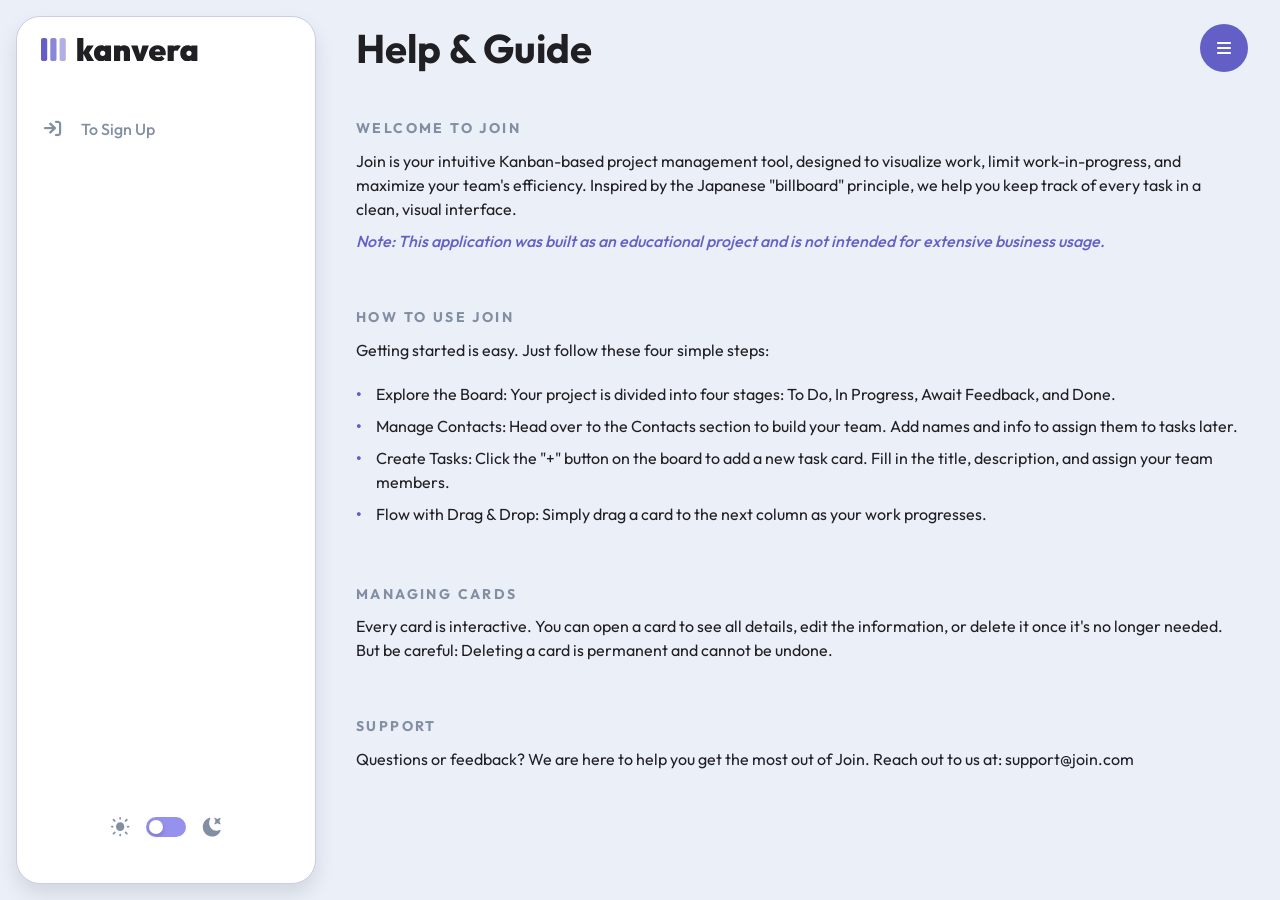
<file: help.html>
<!doctype html>
<html lang="en" translate="no">
  <head>
    <meta charset="UTF-8" />
    <meta name="viewport" content="width=device-width, initial-scale=1.0, viewport-fit=cover" />
    <link rel="icon" type="image/svg+xml" href="assets/favicon/favicon.svg" />
    <link rel="shortcut icon" href="assets/favicon/favicon.ico" />
    <link rel="icon" type="image/png" sizes="96x96" href="assets/favicon/favicon-96x96.png" />
    <title>Help & Guide</title>

    <link rel="stylesheet" href="./styles/main.css" />

    <script>
      (function () {
        let savedTheme = "light";
        try {
          savedTheme = localStorage.getItem("theme") || "light";
        } catch (error) {
          savedTheme = "light";
        }
        document.documentElement.setAttribute("data-theme", savedTheme);
      })();
    </script>
    <script type="module" src="./src/main.js"></script>
  </head>
  <body class="l-app" data-page="static">
    <aside class="l-sidebar" id="js-sidebar-anchor"></aside>
    <header class="l-header" id="js-header-anchor"></header>
    <main class="l-content" id="js-content-anchor">
      <div class="legal-wrapper">
        <div class="article-view l-content-spacer">
          <section class="article-view__section">
            <h2 class="article-view__label heading-s">Welcome to Join</h2>
            <div class="article-view__content">
              <p class="article-view__text">
                Join is your intuitive Kanban-based project management tool, designed to visualize work, limit work-in-progress, and maximize your team's
                efficiency. Inspired by the Japanese "billboard" principle, we help you keep track of every task in a clean, visual interface.
              </p>
              <p class="article-view__text article-view__text--highlight">
                Note: This application was built as an educational project and is not intended for extensive business usage.
              </p>
            </div>
          </section>

          <section class="article-view__section">
            <h2 class="article-view__label heading-s">How to use Join</h2>
            <div class="article-view__content">
              <p class="article-view__text">Getting started is easy. Just follow these four simple steps:</p>
              <ul class="article-view__list">
                <li>Explore the Board: Your project is divided into four stages: To Do, In Progress, Await Feedback, and Done.</li>
                <li>Manage Contacts: Head over to the Contacts section to build your team. Add names and info to assign them to tasks later.</li>
                <li>Create Tasks: Click the "+" button on the board to add a new task card. Fill in the title, description, and assign your team members.</li>
                <li>Flow with Drag & Drop: Simply drag a card to the next column as your work progresses.</li>
              </ul>
            </div>
          </section>

          <section class="article-view__section">
            <h2 class="article-view__label heading-s">Managing Cards</h2>
            <div class="article-view__content">
              <p class="article-view__text">
                Every card is interactive. You can open a card to see all details, edit the information, or delete it once it's no longer needed. But be
                careful: Deleting a card is permanent and cannot be undone.
              </p>
            </div>
          </section>

          <section class="article-view__section">
            <h2 class="article-view__label heading-s">Support</h2>
            <div class="article-view__content">
              <p class="article-view__text">
                Questions or feedback? We are here to help you get the most out of Join. Reach out to us at:
                <a href="mailto:support@join.com" class="article-view__link">support@join.com</a>
              </p>
            </div>
          </section>
        </div>
      </div>
    </main>
  </body>
</html>
</file>
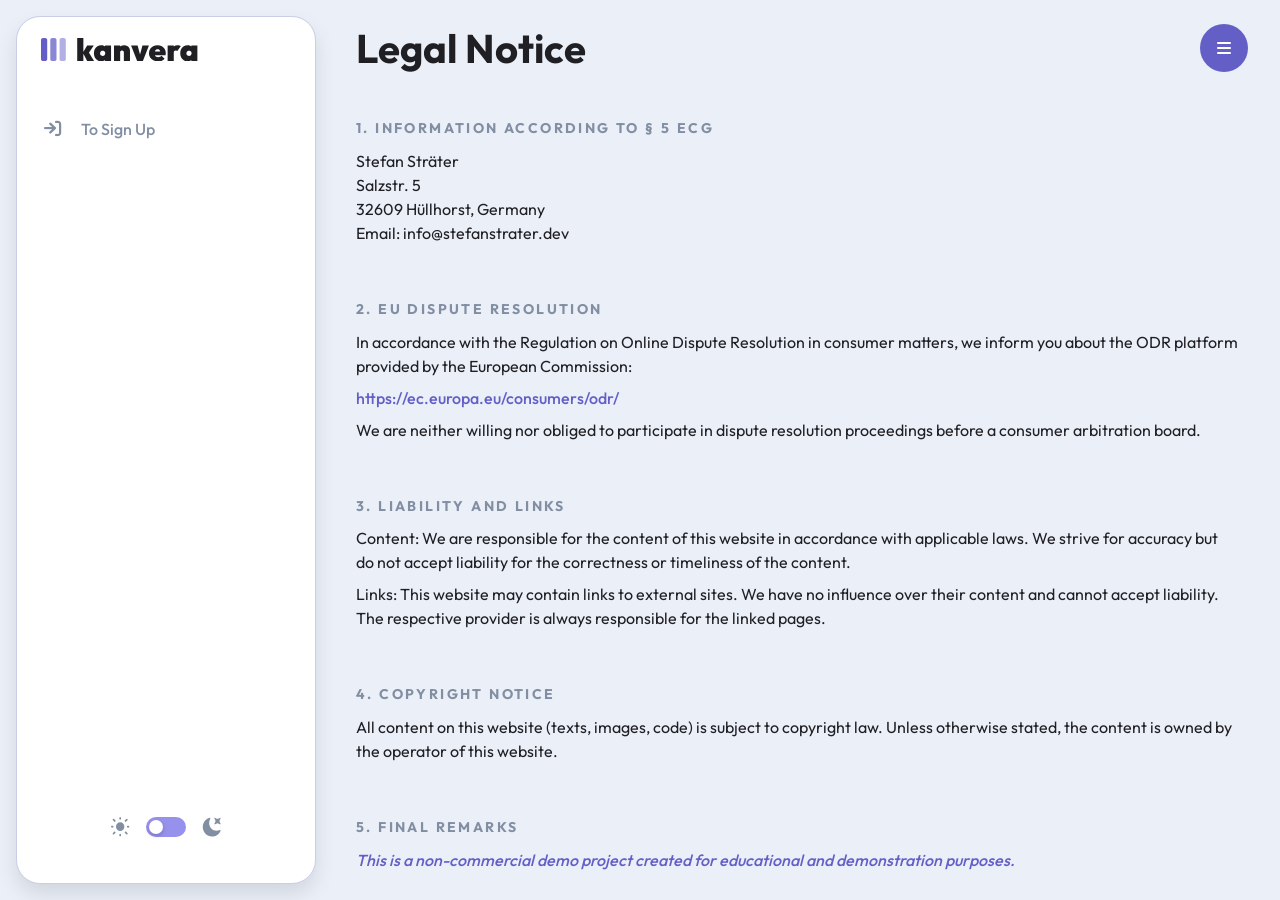
<file: legal.html>
<!doctype html>
<html lang="en" translate="no">
  <head>
    <meta charset="UTF-8" />
    <meta name="viewport" content="width=device-width, initial-scale=1.0, viewport-fit=cover" />
    <link rel="icon" type="image/svg+xml" href="assets/favicon/favicon.svg" />
    <link rel="shortcut icon" href="assets/favicon/favicon.ico" />
    <link rel="icon" type="image/png" sizes="96x96" href="assets/favicon/favicon-96x96.png" />
    <title>Legal Notice</title>

    <link rel="stylesheet" href="./styles/main.css" />

    <script>
      (function () {
        let savedTheme = "light";
        try {
          savedTheme = localStorage.getItem("theme") || "light";
        } catch (error) {
          savedTheme = "light";
        }
        document.documentElement.setAttribute("data-theme", savedTheme);
      })();
    </script>
    <script type="module" src="./src/main.js"></script>
  </head>
  <body class="l-app" data-page="static">
    <aside class="l-sidebar" id="js-sidebar-anchor"></aside>
    <header class="l-header" id="js-header-anchor"></header>
    <main class="l-content" id="js-content-anchor">
      <div class="legal-wrapper">
        <div class="article-view l-content-spacer">
          <section class="article-view__section">
            <h2 class="article-view__label heading-s">1. Information according to § 5 ECG</h2>
            <div class="article-view__content">
              <p class="article-view__text">
                Stefan Sträter<br />
                Salzstr. 5<br />
                32609 Hüllhorst, Germany<br />
                Email: <a href="mailto:info@stefanstrater.dev" class="article-view__link">info@stefanstrater.dev</a>
              </p>
            </div>
          </section>

          <section class="article-view__section">
            <h2 class="article-view__label heading-s">2. EU Dispute Resolution</h2>
            <div class="article-view__content">
              <p class="article-view__text">
                In accordance with the Regulation on Online Dispute Resolution in consumer matters, we inform you about the ODR platform provided by the
                European Commission:
              </p>
              <p class="article-view__text">
                <a href="https://ec.europa.eu/consumers/odr/" target="_blank" rel="noopener" class="link"> https://ec.europa.eu/consumers/odr/ </a>
              </p>
              <p class="article-view__text">
                We are neither willing nor obliged to participate in dispute resolution proceedings before a consumer arbitration board.
              </p>
            </div>
          </section>

          <section class="article-view__section">
            <h2 class="article-view__label heading-s">3. Liability and Links</h2>
            <div class="article-view__content">
              <p class="article-view__text">
                Content: We are responsible for the content of this website in accordance with applicable laws. We strive for accuracy but do not accept
                liability for the correctness or timeliness of the content.
              </p>
              <p class="article-view__text">
                Links: This website may contain links to external sites. We have no influence over their content and cannot accept liability. The respective
                provider is always responsible for the linked pages.
              </p>
            </div>
          </section>

          <section class="article-view__section">
            <h2 class="article-view__label heading-s">4. Copyright Notice</h2>
            <div class="article-view__content">
              <p class="article-view__text">
                All content on this website (texts, images, code) is subject to copyright law. Unless otherwise stated, the content is owned by the operator of
                this website.
              </p>
            </div>
          </section>

          <section class="article-view__section">
            <h2 class="article-view__label heading-s">5. Final Remarks</h2>
            <div class="article-view__content">
              <p class="article-view__text article-view__text--highlight">
                This is a non-commercial demo project created for educational and demonstration purposes.
              </p>
              <p class="article-view__text">If you have any questions, please contact us via the email address provided above.</p>
            </div>
          </section>
        </div>
      </div>
    </main>
  </body>
</html>
</file>
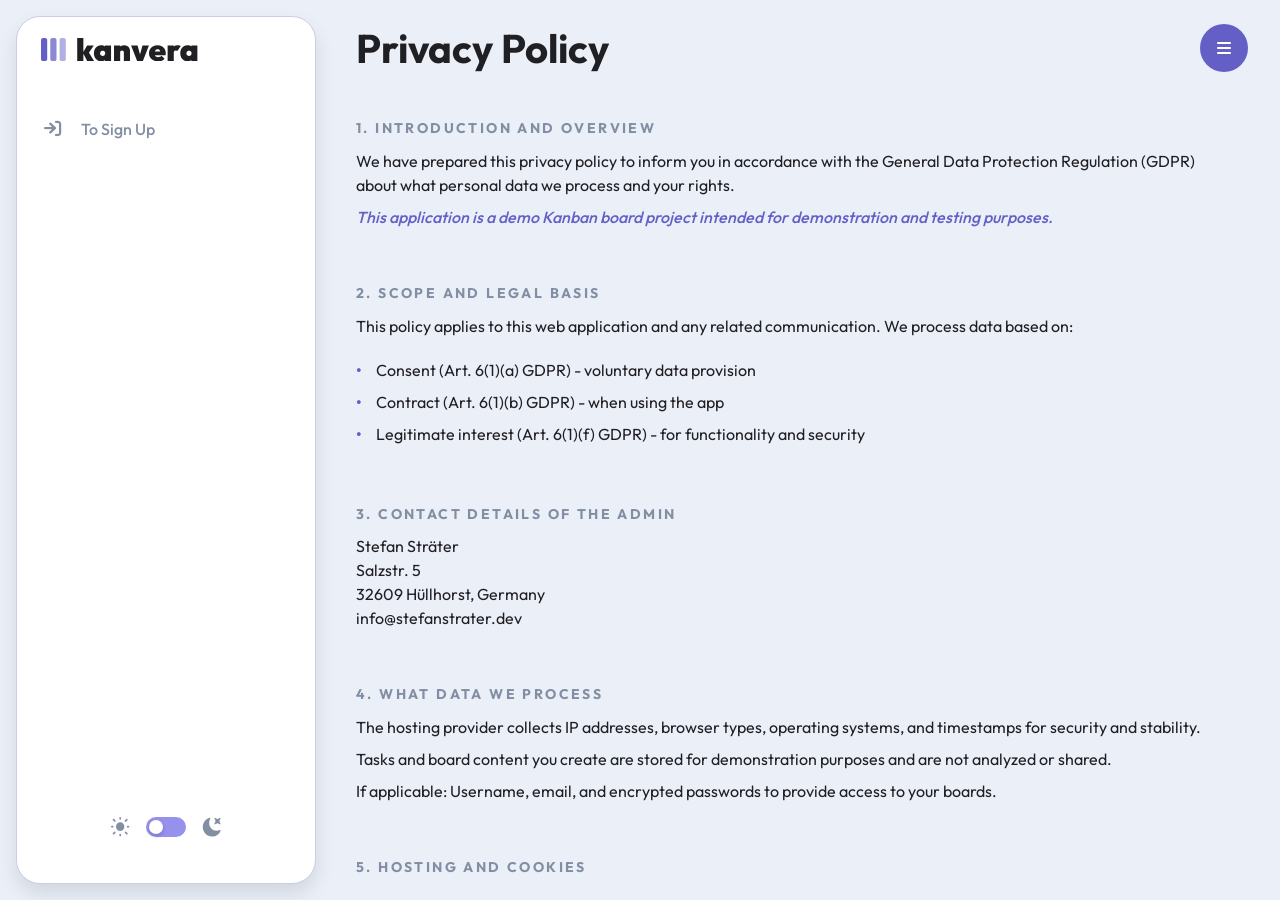
<file: privacy.html>
<!doctype html>
<html lang="en" translate="no">
  <head>
    <meta charset="UTF-8" />
    <meta name="viewport" content="width=device-width, initial-scale=1.0, viewport-fit=cover" />
    <link rel="icon" type="image/svg+xml" href="assets/favicon/favicon.svg" />
    <link rel="shortcut icon" href="assets/favicon/favicon.ico" />
    <link rel="icon" type="image/png" sizes="96x96" href="assets/favicon/favicon-96x96.png" />
    <title>Privacy Policy</title>

    <link rel="stylesheet" href="./styles/main.css" />

    <script>
      (function () {
        let savedTheme = "light";
        try {
          savedTheme = localStorage.getItem("theme") || "light";
        } catch (error) {
          savedTheme = "light";
        }
        document.documentElement.setAttribute("data-theme", savedTheme);
      })();
    </script>
    <script type="module" src="./src/main.js"></script>
  </head>
  <body class="l-app" data-page="static">
    <aside class="l-sidebar" id="js-sidebar-anchor"></aside>
    <header class="l-header" id="js-header-anchor"></header>
    <main class="l-content" id="js-content-anchor">
      <div class="legal-wrapper">
        <div class="article-view l-content-spacer">
          <section class="article-view__section">
            <h2 class="article-view__label heading-s">1. Introduction and Overview</h2>
            <div class="article-view__content">
              <p class="article-view__text">
                We have prepared this privacy policy to inform you in accordance with the General Data Protection Regulation (GDPR) about what personal data we
                process and your rights.
              </p>
              <p class="article-view__text article-view__text--highlight">
                This application is a demo Kanban board project intended for demonstration and testing purposes.
              </p>
            </div>
          </section>

          <section class="article-view__section">
            <h2 class="article-view__label heading-s">2. Scope and Legal Basis</h2>
            <div class="article-view__content">
              <p class="article-view__text">This policy applies to this web application and any related communication. We process data based on:</p>
              <ul class="article-view__list">
                <li>Consent (Art. 6(1)(a) GDPR) - voluntary data provision</li>
                <li>Contract (Art. 6(1)(b) GDPR) - when using the app</li>
                <li>Legitimate interest (Art. 6(1)(f) GDPR) - for functionality and security</li>
              </ul>
            </div>
          </section>

          <section class="article-view__section">
            <h2 class="article-view__label heading-s">3. Contact Details of the Admin</h2>
            <div class="article-view__content">
              <p class="article-view__text">
                Stefan Sträter<br />
                Salzstr. 5<br />
                32609 Hüllhorst, Germany<br />
                <a href="mailto:[Your Email]" class="article-view__link">info@stefanstrater.dev</a>
              </p>
            </div>
          </section>

          <section class="article-view__section">
            <h2 class="article-view__label heading-s">4. What Data We Process</h2>
            <div class="article-view__content">
              <p class="article-view__text">
                The hosting provider collects IP addresses, browser types, operating systems, and timestamps for security and stability.
              </p>
              <p class="article-view__text">Tasks and board content you create are stored for demonstration purposes and are not analyzed or shared.</p>
              <p class="article-view__text">If applicable: Username, email, and encrypted passwords to provide access to your boards.</p>
            </div>
          </section>

          <section class="article-view__section">
            <h2 class="article-view__label heading-s">5. Hosting and Cookies</h2>
            <div class="article-view__content">
              <p class="article-view__text">
                This app uses only technically necessary cookies to maintain sessions and ensure functionality. No tracking or marketing cookies are used.
              </p>
              <p class="article-view__text">Hosted by an external provider. A Data Processing Agreement (DPA) has been concluded in accordance with GDPR.</p>
            </div>
          </section>

          <section class="article-view__section">
            <h2 class="article-view__label heading-s">6. Your Rights under GDPR</h2>
            <div class="article-view__content">
              <p class="article-view__text">
                You have the right to access (Art. 15), correction (Art. 16), deletion (Art. 17), restriction (Art. 18), portability (Art. 20), and objection
                (Art. 21) regarding your data.
              </p>
            </div>
          </section>

          <section class="article-view__section">
            <h2 class="article-view__label heading-s">7. Final Remarks</h2>
            <div class="article-view__content">
              <p class="article-view__text">
                This is a non-commercial demo project. We aim to process as little personal data as possible. If you have any questions, please contact us.
              </p>
            </div>
          </section>
        </div>
      </div>
    </main>
  </body>
</html>
</file>
<file: styles/main.css>
@import url("https://cdnjs.cloudflare.com/ajax/libs/font-awesome/6.5.1/css/all.min.css");

@import url("./core/index.css");
@import url("./shared/index.css");
@import url("./features/auth/index.css");
@import url("./features/pulse/index.css");
@import url("./features/team/index.css");
@import url("./features/legal/index.css");
@import url("./features/board/index.css");
@import url("./features/task/index.css");
@import url("./features/inbox/index.css");
</file>
